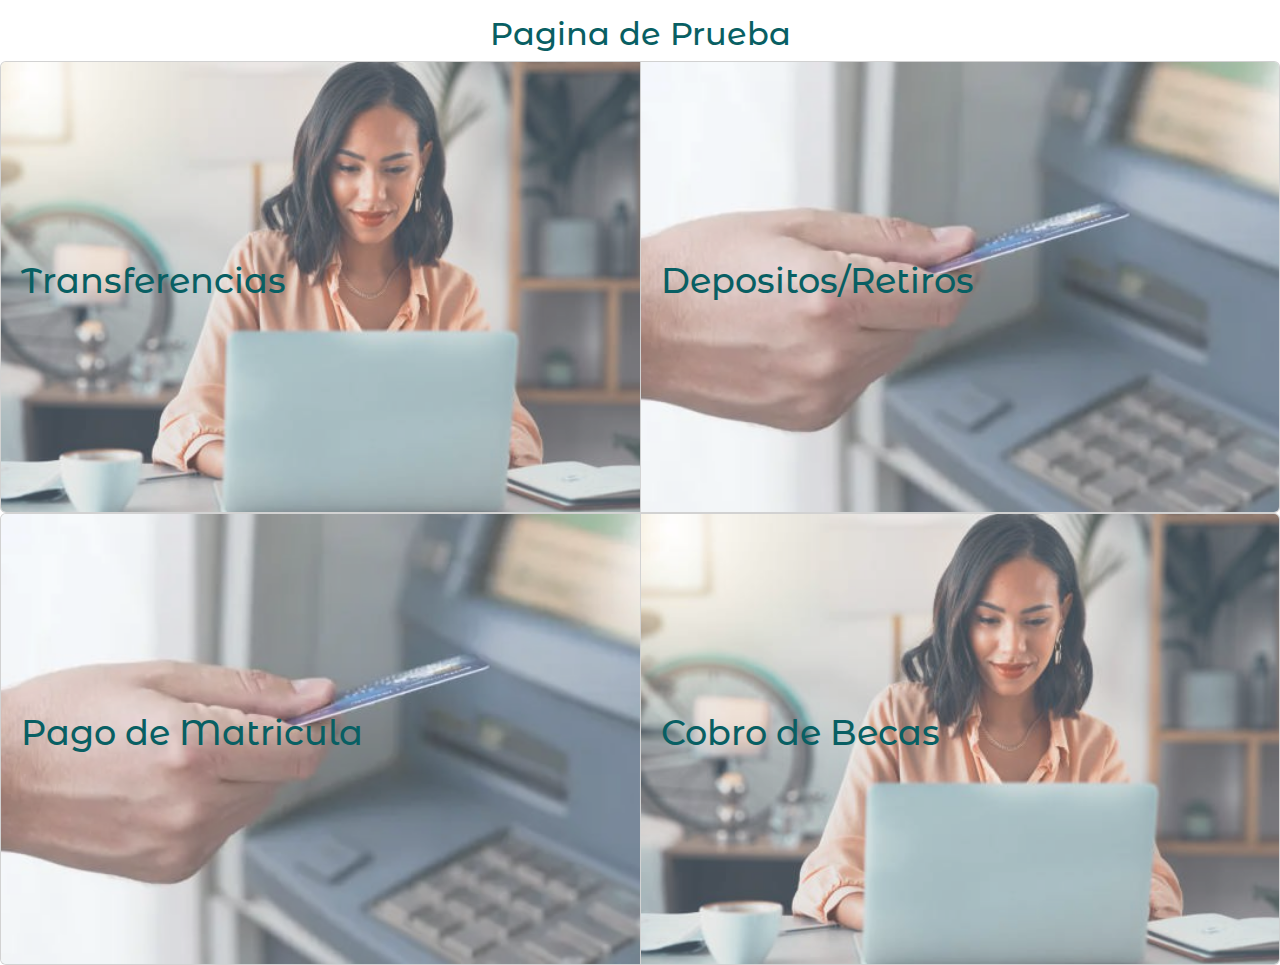
<file: index.html>
<!DOCTYPE html>
<html lang="en">
<head>
    <meta charset="UTF-8">
    <meta name="viewport" content="width=device-width, initial-scale=1.0">
    <title>Cards Hover Effect</title>

    <!--links-->
    <!-- Google Fonts (Fuentes para las letras)-->
    <link href="https://fonts.googleapis.com/css2?family=Montserrat+Alternates:ital,wght@0,100;0,200;0,300;0,400;0,500;0,600;0,700;0,800;0,900;1,100;1,200;1,300;1,400;1,500;1,600;1,700;1,800;1,900&display=swap" rel="stylesheet">
    <link rel="stylesheet" href="assets/css/style.css">
    <link rel="stylesheet" href="assets/css/style2.css">
    <link href="https://cdn.jsdelivr.net/npm/bootstrap@5.3.3/dist/css/bootstrap.min.css" rel="stylesheet" integrity="sha384-QWTKZyjpPEjISv5WaRU9OFeRpok6YctnYmDr5pNlyT2bRjXh0JMhjY6hW+ALEwIH" crossorigin="anonymous">
</head>
<body>

    <div>
        <h1 class="head-title">Pagina de Prueba</h1>
    </div>


    <div class="container-card">

        <!-- NOTAS: algunas funcionalidades de clases:
            la clase card-group permite agrupar tarjetas (cards)
            la clase card es un contenedor para informacion de diversos tipos, en ellas se pueden
                colocar imagenes,textos,botones, enlaces, etc.
        -->
        <div class="card-group">
            <!-- CARD 1 -->
            <div class="card">
                <div class="frontface">
                    <img src="imagenes/imagen1.jpg" class="card-img-fluid" alt="img1">
                    <h3>Transferencias</h3>
                </div>
                <div class="card-body darkt">
                    <h5 class="card-title fw-bold"> Transferencias ¡Sin Comisión!</h5>
                    <!-- <p class="card-subtitle">Subtitulo</p> -->
                    <p class="card-info fw-semibold fs-5 textwhite ">realiza transferencias de manera segura, rapida y eficiente </p>
                </div>
            </div>
                 
            <!-- NOTAS: algunas notas relevantes de las funcionalidades de las clases de Bootstrap para los textos:
                text-uppercase para transformar el texto a solo mayusculas
                fw-bold permite poner el texto en formato bold (fw= font weight)
                fw-semibold para colocar los textos en semibold
                fs-5 para modificar el tamaño de la fuente (fs=font size)
        
            -->
            <!-- CARD 2 -->

            <div class="card">
                <div class="frontface">
                    <img src="imagenes/imagen2.jpg" class="card-img-fluid" alt="img2">
                    <h3>Depositos/Retiros</h3>
                </div>
                <div class="card-body softw">
                    <h5 class="card-title fw-bold"> Deposita o Retira tu efectivo en cualquier momento</h5>
                    <!-- <p class="card-subtitle">Subtitulo</p> -->
                    <p class="card-info fs-5 textturqblue">Los cajeros de nuestras sucursales estan a tu disposicion 24/7</p>
                </div>
            </div>

        </div>
    </div>

    <div class="container-card">
        <div class="class card-group">
            <!-- CARD 3 -->
            <div class="card">
                <div class="frontface">
                    <img src="imagenes/imagen3.jpg" class="card-img-fluid" alt="img3">
                    <h3>Pago de Matricula</h3>
                </div>
                <div class="card-body softw">
                    <h5 class="card-title fw-bold">  Paga tu matricula estudiantil </h5>
                    <!-- <p class="card-subtitle">Subtitulo</p> -->
                    <p class="card-info textb fs-5 textturqblue">De manera rapida y sencilla en cualquier momento que lo necesites</p>
                </div>
            </div>
                
            <!-- CARD 4 -->
                <div class="card">
                    <div class="frontface">
                        <img src="imagenes/imagen1.jpg" class="card-img-fluid" alt="img1">
                        <h3>Cobro de Becas</h3>
                    </div>
                    <div class="card-body darkt">
                        <h5 class="card-title fw-bold"> Cobrar tus becas nunca fue tan facil</h5>
                        <!-- <p class="card-subtitle">Subtitulo</p> -->
                        <p class="card-info fs-5 textwhite ">Dirigete a cualquiera de nuestras sucursales y cobra tus becas de forma rapida y segura</p>
                    </div>
                </div>
        </div>
    </div>
    
    <script src="https://cdn.jsdelivr.net/npm/bootstrap@5.3.3/dist/js/bootstrap.bundle.min.js" integrity="sha384-YvpcrYf0tY3lHB60NNkmXc5s9fDVZLESaAA55NDzOxhy9GkcIdslK1eN7N6jIeHz" crossorigin="anonymous"></script>
</body>
</html>
</file>
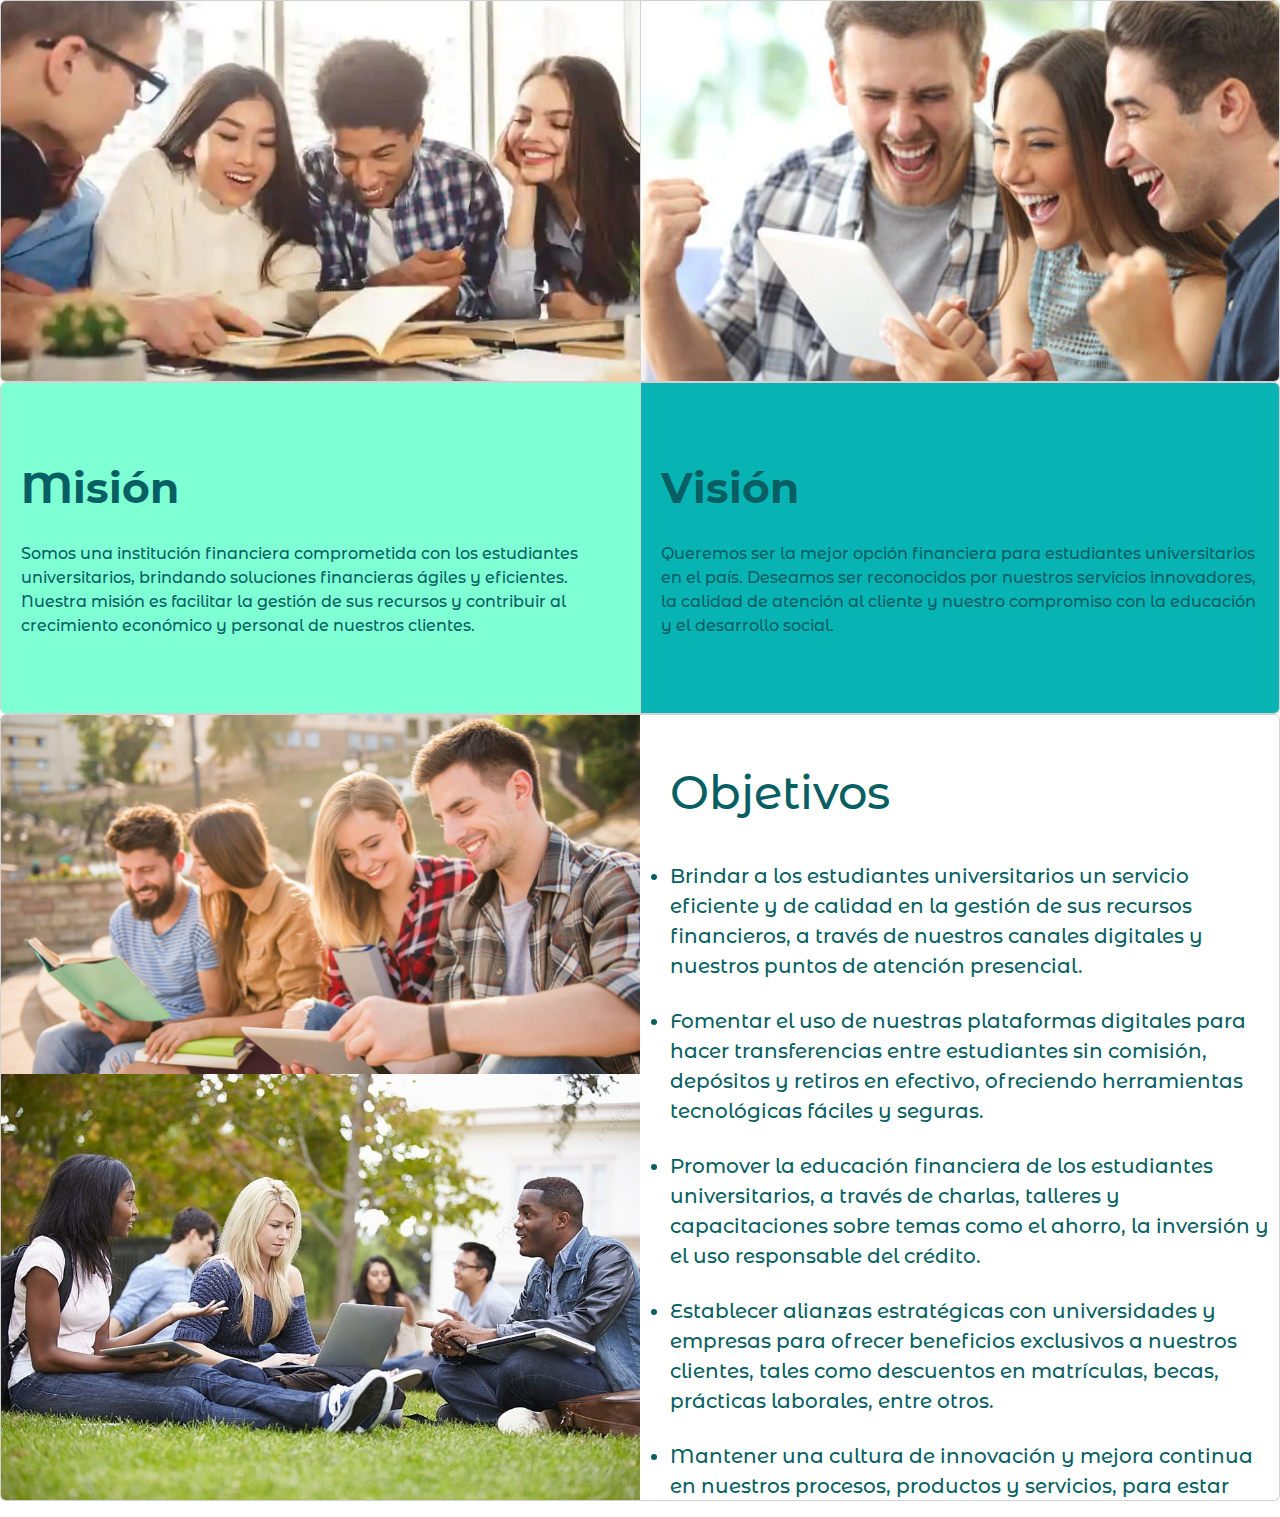
<file: cards.html>
<!DOCTYPE html>
<html lang="en">
    <head>
    <meta charset="UTF-8">
    <meta name="viewport" content="width=device-width, initial-scale=1.0">
    <title>Pruebas</title>

    <link rel="stylesheet" href="style.css">

    <!-- Google Fonts (fuente para los textos) -->
    <link href="https://fonts.googleapis.com/css2?family=Montserrat+Alternates:ital,wght@0,100;0,200;0,300;0,400;0,500;0,600;0,700;0,800;0,900;1,100;1,200;1,300;1,400;1,500;1,600;1,700;1,800;1,900&display=swap" rel="stylesheet">
    <!-- Bootstrap -->
    <link href="https://cdn.jsdelivr.net/npm/bootstrap@5.3.3/dist/css/bootstrap.min.css" rel="stylesheet" integrity="sha384-QWTKZyjpPEjISv5WaRU9OFeRpok6YctnYmDr5pNlyT2bRjXh0JMhjY6hW+ALEwIH" crossorigin="anonymous">
    </head>
    <body>

    <!-- ========================================================================================= -->
    <!-- contenedor1 cartas con imagenes-->
    <div class="container-imgs">
        <div class="card-group">
          <!-- card 1-->
          <div class="card v2">
            <div class="face">
              <img src="imagenes/t1.jpg" class="card-img-fluid" alt="tarjeta1">
            </div>
          </div>   
          <!-- card 2 -->
          <div class="card v2">
            <div class="face">
              <img src="imagenes/t2.jpg" class="card-img-fluid" alt="tarjeta2">
            </div>
          </div>
        </div>
    </div>  <!-- fin del contenedor1--> 
    <!-- contenedor2 cartas con textos-->
    <div class="container-texts"> 
        <div class="card-group">
            <!-- card de texto 1 -->
            <div class="card simple v2">
              <div class="bodytext soft">
                <h3 class="card-title-simple fw-bold">Misión</h3>
                <p class="card-text fw-medium">
                  Somos una institución financiera comprometida con los estudiantes universitarios,
                  brindando soluciones financieras ágiles y eficientes. Nuestra misión es facilitar la
                  gestión de sus recursos y contribuir al crecimiento económico y personal de nuestros clientes. 
                </p>
              </div>
            </div>
                    <!-- card de texto 2 -->
            <div class="card simple v2">
                <div class="bodytext dark">
                    <h3 class="card-title-simple fw-bold">Visión</h3>
                    <p class="card-text fw-medium">
                        Queremos ser la mejor opción financiera para estudiantes universitarios en el país.
                        Deseamos ser reconocidos por nuestros servicios innovadores, la calidad de atención
                        al cliente y nuestro compromiso con la educación y el desarrollo social.
                    </p>
                </div>
            </div>
        </div>
    </div>

    <!-- Otro Juego de Cards -->
    <div class="container-card text">
        <div class="card mb-3 simple" style="max-width: 100%;">
            <div class="row g-0">
              <div class="col-md-6">
                <img src="imagenes/t3.jpg" class="img-fluid" alt="t3">
                <img src="imagenes/t4.jpg" class="img-fluid" alt="t4">
              </div>
              <div class="col-md-6">
                <div class="bodygrid">
                  <h5 class="hsimple">Objetivos</h5>
                    <!-- texto 1  -->
                    <li class="card-text extend fw-medium">
                        Brindar a los estudiantes universitarios un servicio eficiente y de calidad
                        en la gestión de sus recursos financieros, a través de nuestros canales digitales
                        y nuestros puntos de atención presencial.
                    </li>
                    <!-- texto 2 -->
                    <li class="card-text extend fw-medium">
                        Fomentar el uso de nuestras plataformas digitales para hacer transferencias entre
                        estudiantes sin comisión, depósitos y retiros en efectivo, ofreciendo herramientas
                        tecnológicas fáciles y seguras.
                    </li>
                    <!-- texto 3 -->
                    <li class="card-text extend fw-medium">
                        Promover la educación financiera de los estudiantes universitarios, a través de
                        charlas, talleres y capacitaciones sobre temas como el ahorro, la inversión y el uso
                        responsable del crédito.
                    </li>
                    <!-- texto 4 -->
                    <li class="card-text extend fw-medium">
                        Establecer alianzas estratégicas con universidades y empresas para ofrecer
                        beneficios exclusivos a nuestros clientes, tales como descuentos en matrículas,
                        becas, prácticas laborales, entre otros.
                    </li>
                    <!-- texto 5 -->
                    <li class="card-text extend fw-medium">
                        Mantener una cultura de innovación y mejora continua en nuestros procesos,
                        productos y servicios, para estar siempre a la vanguardia de las necesidades de 
                        nuestros clientes y del mercado.
                    </li>
                </div>
              </div>
            </div>
          </div> 
    </div>  
   


    <script src="https://cdn.jsdelivr.net/npm/bootstrap@5.3.3/dist/js/bootstrap.bundle.min.js" integrity="sha384-YvpcrYf0tY3lHB60NNkmXc5s9fDVZLESaAA55NDzOxhy9GkcIdslK1eN7N6jIeHz" crossorigin="anonymous"></script>
    </body>
</html>
</file>
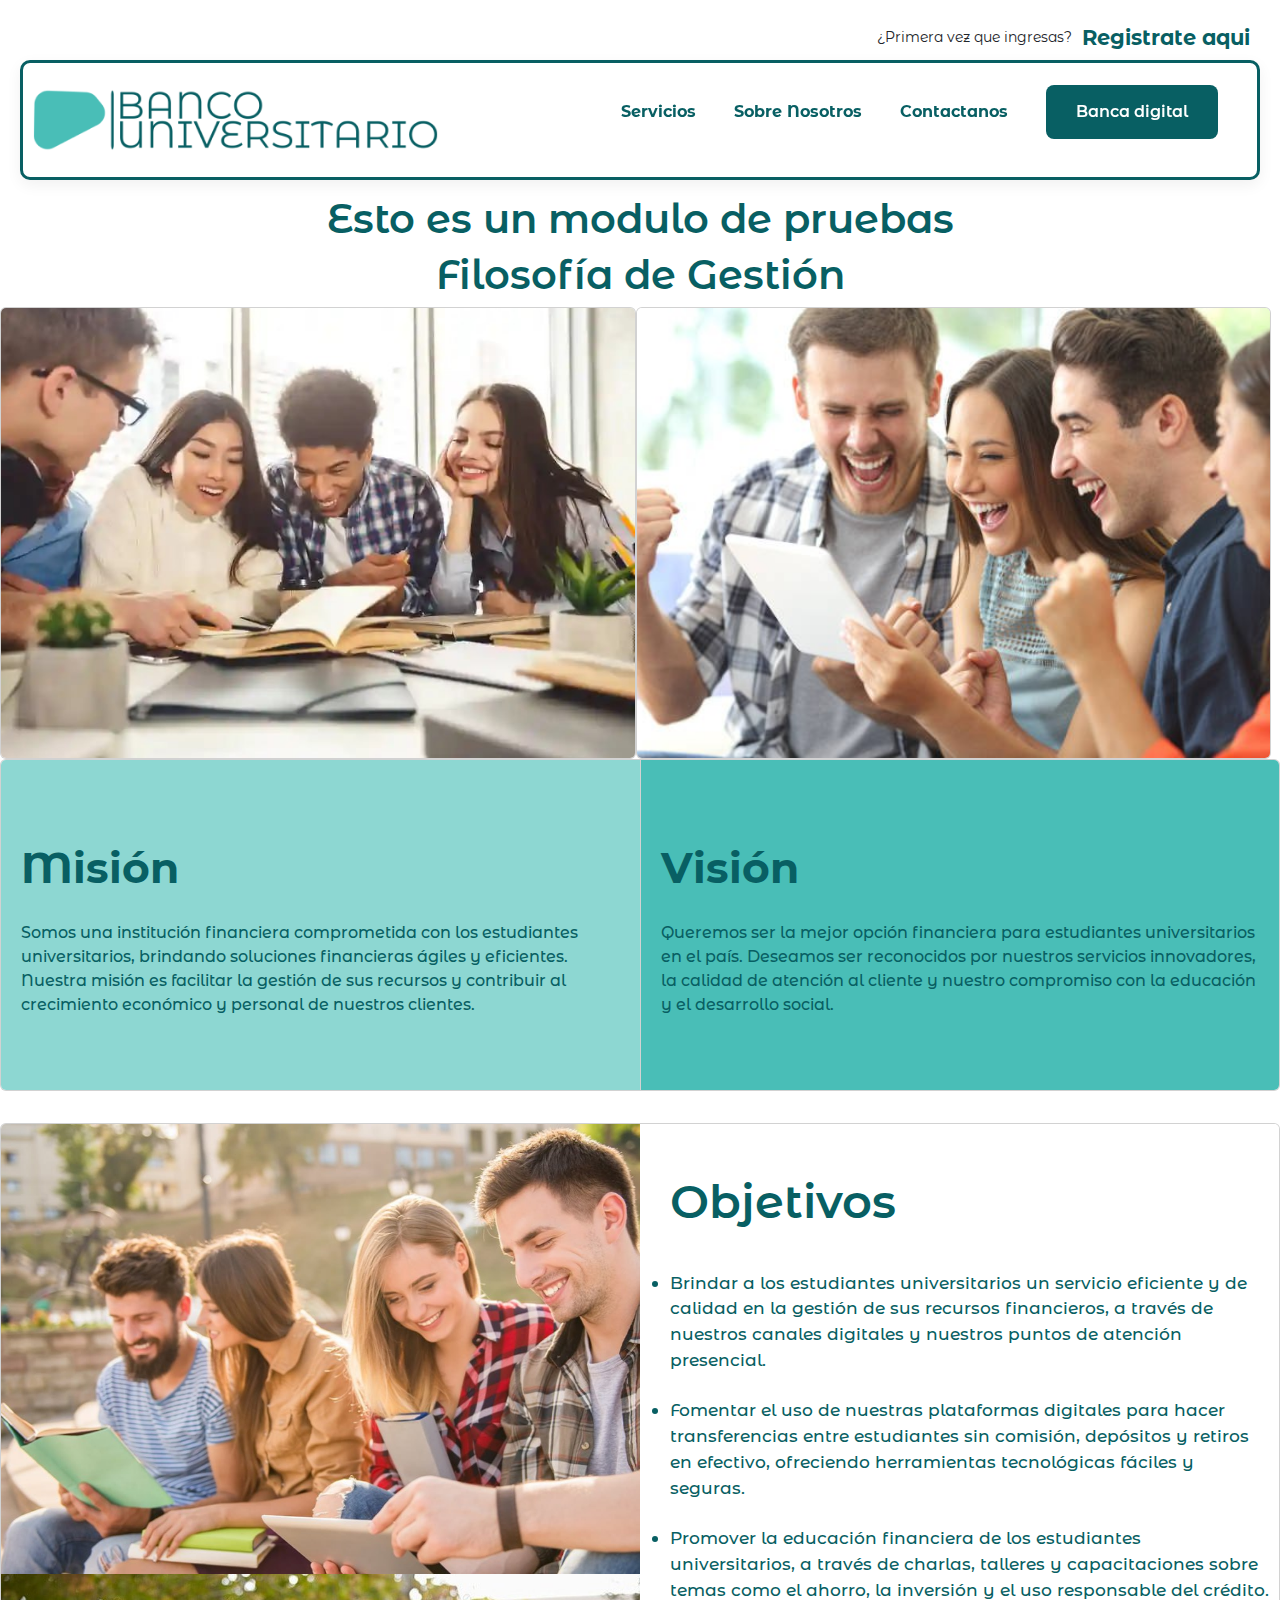
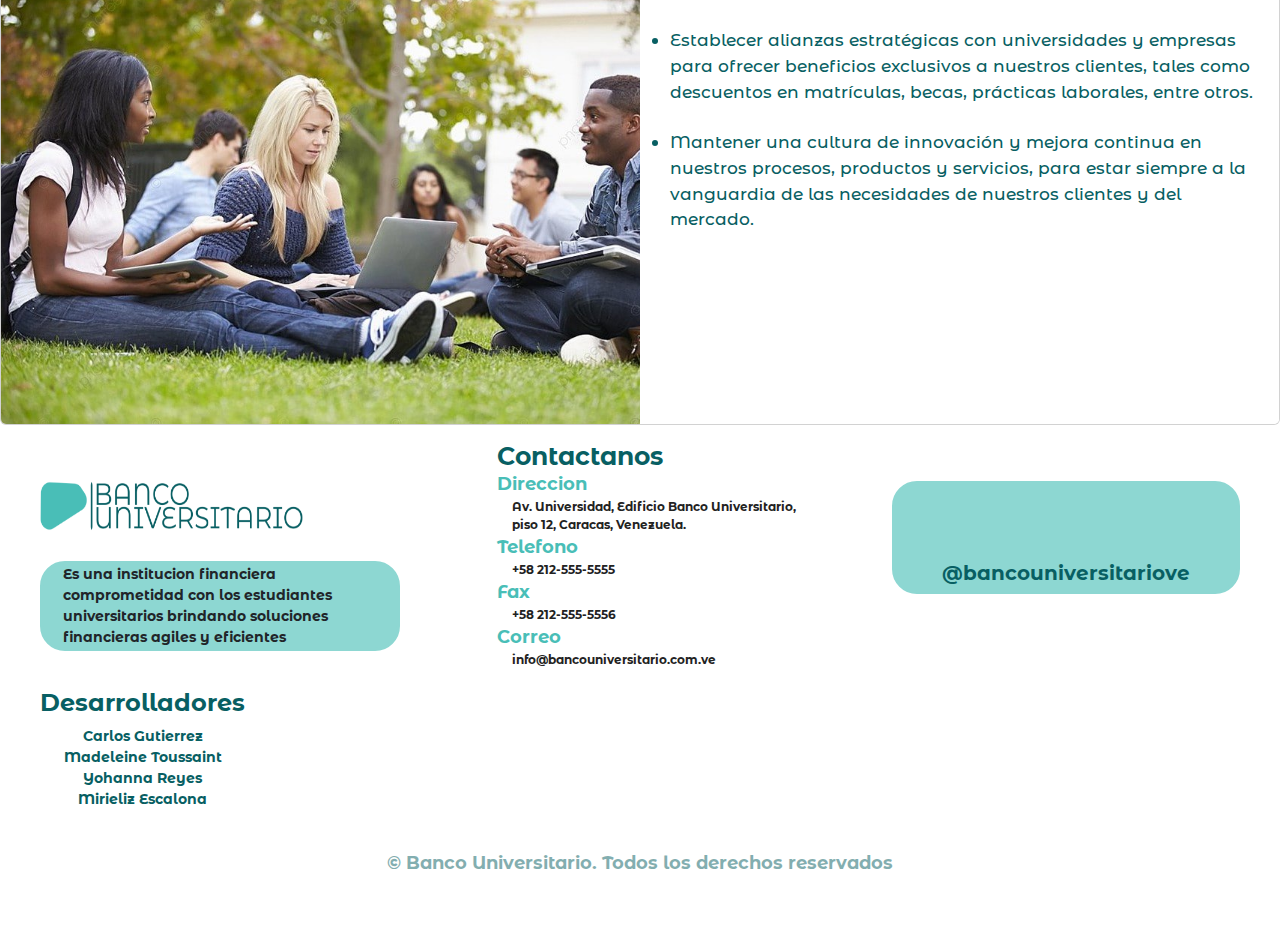
<file: start.html>
<!DOCTYPE html>
<html lang="en">
<head>
    <meta charset="UTF-8">
    <meta name="viewport" content="width=device-width, initial-scale=1.0">
    <title>Document</title>

    <link rel="stylesheet" href="assets/css/style.css">
    <link rel="stylesheet" href="assets/css/style2.css">

    <!-- Google Fonts (fuente para los textos) -->
    <link href="https://fonts.googleapis.com/css2?family=Montserrat+Alternates:ital,wght@0,100;0,200;0,300;0,400;0,500;0,600;0,700;0,800;0,900;1,100;1,200;1,300;1,400;1,500;1,600;1,700;1,800;1,900&display=swap" rel="stylesheet">
    <!-- Bootstrap -->
    <link href="https://cdn.jsdelivr.net/npm/bootstrap@5.3.3/dist/css/bootstrap.min.css" rel="stylesheet" integrity="sha384-QWTKZyjpPEjISv5WaRU9OFeRpok6YctnYmDr5pNlyT2bRjXh0JMhjY6hW+ALEwIH" crossorigin="anonymous">
</head>
<body>
 <!-- ======= Content Top barra de navegacion and Header ======= -->

 <div class="content bgnone">

  <div class="top-navbar">
    <div class="icon">
      <a href="#"><i class="fa-brands fa-facebook"></i></a>
      <a href="#"><i class="fa-brands fa-square-instagram"></i></a>
      <a href="#"><i class="fa-brands fa-x-twitter"></i></a>
    </div>

    <div class="login-register">
      <p>¿Primera vez que ingresas?</p>
      <a href="#">Registrate aqui</a>
    </div>
  </div>
  <!-- ======= 2 horas 2 ======= -->
  <!-- ======= Header ======= -->

  <header id="header" class="top-head">
    <div class="logo-left">
      <a href="index.html"><img src="assets/img/Header/logo.png" class="logo" alt=""></a>
    </div>

    <nav class="nav-menu">
      <ul id="navbar">
        <li><a href="#Services">Servicios</a></li>
        <li><a href="#">Sobre Nosotros</a></li>
        <li><a href="#footer">Contactanos</a></li>
        <li>
          <button class="normal">Banca digital <i class="fa-solid fa-desktop"></i></button>
        </li>
        <a href="#" id="close"><i class="fa-solid fa-xmark"></i></a>
      </ul>
    </nav>
    <div id="mobile">
      <i id="bar" class="fa-solid fa-bars"></i>
    </div>

  </header> <!-- =======  END Header ======= -->
</div>


       <!--Mejor trabajarlo con div -->
  <div class="head-title">
    <h1>Esto es un modulo de pruebas</h1>
    <h1>Filosofía de Gestión</h1>
</div>

    <!-- contenedor1 cartas con imagenes-->
    <div class="container-imgs">
        <div class="card-group mb-6">
          <div class="row g-0">
            <div class="col-md-6">
              <!-- card 1-->
              <div class="card v2">
                 <div class="face">
                  <img src="imagenes/t1.jpg" class="card-img-fluid" alt="tarjeta1">
                  </div>
              </div>   
            </div>
            <div class="col-md-6">
              <!-- card 2 -->
              <div class="card v2">
                  <div class="face">
                  <img src="imagenes/t2.jpg" class="card-img-fluid" alt="tarjeta2">
                  </div>
              </div>
            </div>
          </div>
        </div>
    </div>  <!-- fin del contenedor1--> 
    <!-- contenedor2 cartas con textos-->
    <div class="container-texts">
      <div class="card-group">
        <!-- card de texto 1 -->
        <div class="card simple v2">
          <div class="bodytext soft">
            <h5 class="card-title-simple fw-bold">Misión</h5>
            <p class="card-text fw-medium">
              Somos una institución financiera comprometida con los estudiantes universitarios,
              brindando soluciones financieras ágiles y eficientes. Nuestra misión es facilitar la
              gestión de sus recursos y contribuir al crecimiento económico y personal de nuestros clientes. 
            </p>
          </div>
        </div>
        <!-- card de texto 2 -->
        <div class="card simple v2">
          <div class="bodytext dark">
            <h5 class="card-title-simple fw-bold">Visión</h5>
            <p class="card-text fw-medium">
              Queremos ser la mejor opción financiera para estudiantes universitarios en el país.
              Deseamos ser reconocidos por nuestros servicios innovadores, la calidad de atención
              al cliente y nuestro compromiso con la educación y el desarrollo social.
            </p>
          </div>
        </div>
      </div>
    </div> <!-- fin del contenedor2-->
    <!-- grid de tarjetas -->
    <div class="container-card text">
      <div class="card mb-3 simple v2" >
          <div class="row g-0">
            <div class="col-md-6">
              <img src="imagenes/t3.jpg" class="card-img-fluid" alt="t3">
              <img src="imagenes/t4.jpg" class="card-img-fluid" alt="t4">
            </div>
            <div class="col-md-6 bgwhite">
              <div class="bodygrid">
                <h5 class="hsimple fw-semibold">Objetivos</h5>
                  <!-- texto 1  -->
                  <li class="card-text extend fw-medium">
                      Brindar a los estudiantes universitarios un servicio eficiente y de calidad
                      en la gestión de sus recursos financieros, a través de nuestros canales digitales
                      y nuestros puntos de atención presencial.
                  </li>
                  <!-- texto 2 -->
                  <li class="card-text extend fw-medium">
                      Fomentar el uso de nuestras plataformas digitales para hacer transferencias entre
                      estudiantes sin comisión, depósitos y retiros en efectivo, ofreciendo herramientas
                      tecnológicas fáciles y seguras.
                  </li>
                  <!-- texto 3 -->
                  <li class="card-text extend fw-medium">
                      Promover la educación financiera de los estudiantes universitarios, a través de
                      charlas, talleres y capacitaciones sobre temas como el ahorro, la inversión y el uso
                      responsable del crédito.
                  </li>
                  <!-- texto 4 -->
                  <li class="card-text extend fw-medium">
                      Establecer alianzas estratégicas con universidades y empresas para ofrecer
                      beneficios exclusivos a nuestros clientes, tales como descuentos en matrículas,
                      becas, prácticas laborales, entre otros.
                  </li>
                  <!-- texto 5 -->
                  <li class="card-text extend fw-medium">
                      Mantener una cultura de innovación y mejora continua en nuestros procesos,
                      productos y servicios, para estar siempre a la vanguardia de las necesidades de 
                      nuestros clientes y del mercado.
                  </li>
              </div>
            </div>
          </div>
        </div> 
  </div> <!--fin del contenedor 3--> 

    <!-- ======= Footer ======= -->
<footer>

  <div class="colum">
  
    <a href="#"><img src="assets/img/Header/logo.png" class="logo"></a>
      <div class="msg">
        <p>
        Es una institucion financiera comprometidad con los estudiantes universitarios brindando soluciones financieras agiles y eficientes 
        </p>
      </div>
  </div>

  <div class="colum">
    
    <div class="msgc">
      <h3>Contactanos</h3>
      <a href="#">Direccion</a>
        <p>Av. Universidad, Edificio Banco Universitario,<br>
          piso 12, Caracas, Venezuela.
        </p>
        <a href="#">Telefono</a>
        <p>+58 212-555-5555</p>
        <a href="#">Fax</a>
        <p>+58 212-555-5556</p>
        <a href="#">Correo</a>
        <p>info@bancouniversitario.com.ve</p>
      </div>
  </div> 



  <div class="colum">
      <div class="follow">
          <div class="icons">
            <a href="#"><i class="fa-brands fa-facebook"></i></a>
            <a href="#"><i class="fa-brands fa-square-instagram"></i></a>
            <a href="#"><i class="fa-brands fa-x-twitter"></i></a>
          </div>
          <p>@bancouniversitariove</p>
      </div>
  </div>


  <div class="colum">
    <div class="team">
      <h4>Desarrolladores</h4>
      <p><strong>Carlos Gutierrez </strong></p>
      <p><strong>Madeleine Toussaint </strong></p>
      <p><strong>Yohanna Reyes</strong></p>
      <p><strong>Mirieliz Escalona</strong></p>
    </div>
  </div>

  <div class="copyright">
    <p>© Banco Universitario. Todos los derechos reservados</p>
  </div>

</footer>
  
  <!-- Template Main JS File -->
  <script src="js/script.js"></script>
  <!-- JS de Bootstrap  -->
  <script src="https://cdn.jsdelivr.net/npm/bootstrap@5.3.3/dist/js/bootstrap.bundle.min.js" integrity="sha384-YvpcrYf0tY3lHB60NNkmXc5s9fDVZLESaAA55NDzOxhy9GkcIdslK1eN7N6jIeHz" crossorigin="anonymous"></script>

</body>
</html>
</file>
<file: assets/css/style.css>
/*--------------------------------------------------------------
# General
--------------------------------------------------------------*/
*{

  margin: 0;
  padding: 0;
  box-sizing: border-box;
  outline: none;
  font-family: "Montserrat Alternates", sans-serif;

}

button.normal{ /*modificacion de un boton*/

  font-size: 14px;
  font-weight: 600;
  padding: 15px 30px;
  color: #FFFFFF;
  background-color: #088178;
  border-radius: 8px;
  cursor: pointer;
  border: none;
  outline: none;
  transition: 0.2s;

}



/*--------------------------------------------------------------
# Content (top-navbar - Header)
--------------------------------------------------------------*/

/* <!-- ======= Top barra de navegacion ======= --> */

.top-navbar{

  display: flex;
  justify-content: space-between;
  margin-top: 15px;

}

.icon i{

  color: #085f63;
  padding-left: 4px;
  cursor: pointer;
  font-size: 30px;
  
}

.icon i:hover,
.icon a:hover{

  color: #8dd7d2;

}


.login-register {
  display: flex;
  align-items: center; /* Esto alinea verticalmente los elementos */
}

.login-register p{
  margin: 0; /* Esto elimina cualquier margen predeterminado */
  margin-right: 10px; /* Esto agrega un pequeño margen entre el párrafo y el enlace */
  font-size: 14px; /* Tamaño de letra */
}

.login-register a {

  margin: 0; /* Esto elimina cualquier margen predeterminado */
  margin-right: 10px; /* Esto agrega un pequeño margen entre el párrafo y el enlace */
  font-size: 21px; /* Tamaño de letra */
  color: #085f63;
  font-weight: bold;

  text-decoration: none;
}

.login-register a:hover{

  color: #8dd7d2;

}

.logo {
  width: 100%;
  margin-left: -70px; 
}

/* <!-- ======= barra de navegacion ======= --> */


#header {

  width: 100%;
  height: 120px;
  border-radius: 10px 10px 10px 10px;
  border: 3px solid #085f63;


  display:flex;
  align-items: center;
  justify-content: space-between;
  padding: 20px 80px;
  background: #FFFFFF;
  box-shadow: 0px 5px 15px rgba(0, 0, 0, 0.06);
  z-index: 999;
  position: sticky;
  top: 0;
  left: 0;
  
}

#navbar{

  display: flex;
  align-items: center;
  justify-content: center;
  margin-right: -60px;
  

}

#navbar li{

  list-style: none;
  padding: 0 19px;
  position: relative;

}


#navbar li a {

  text-decoration: none;
  font-size: 16px;
  font-weight: bold;
  color:#085f63;

}

#navbar li a:hover,
#navbar li a.active{

  color: #8dd7d2;

}

#navbar li a.active::after,
#navbar li a:hover::after{

  content: "";
  width: 30%;
  height: 2px;
  background: #8dd7d2;
  position: absolute;
  bottom: -4px;
  left: 20px;

}

#header button.normal{ /*modificacion de un boton*/

  font-size: 16px;
  font-weight: 600;
  padding: 15px 30px;
  color: #FFFFFF;
  background-color:#085F63;
  border-radius: 8px;
  cursor: pointer;
  border: none;
  outline: none;
  transition: 0.2s;

}


#header button:hover{

  background-color: #088178;
  color: black;

}

#mobile{

  display: none;
  align-items: center;

}

#close{

  display: none;

}



.content {/*Fondo para la primera seccion*/
  
  background-image: url("../img/Header/h2.png");
  
  padding: 0px 20px;
  background-size: cover;
  background-position: top 25% right 0;
  display: flex;
  flex-direction: column;
  justify-content: center;
  
}


/*--------------------------------------------------------------
# Slider
--------------------------------------------------------------*/

/*Caracteristicas de las imagenes del slider*/
.carousel-item img {
  width: 100%; /* Define el ancho deseado */
  height: 70vh; /* Define la altura deseada */
  background-size: cover;
  background-position: top 25% right 0;
  display: flex;
  flex-direction: column;
  align-items: flex-start;
  justify-content: center;
  /*object-fit: cover;  Escala la imagen para que cubra todo el espacio disponible sin deformarla */
}

/*Con esto volvemos circulos los botones de slider de abajo*/
.carousel .carousel-indicators button{

  width: 10px;
  height: 10px;
  border-radius: 100%;

}

/*Con esto volvemos circulos los botones de slider de los lados prev-izquierda next-derecha*/
.carousel-control-prev{
  background-color: #085f63;
  border-radius: 50%;
  width: 50px;
  height: 50px;
  opacity: 0.8;
  top: 50%; /* Posiciona los botones verticalmente en el centro */
  transform: translateY(-50%); /* Ajusta la posición vertical */
  left: 10px;
}

.carousel-control-next {
  background-color: #085f63;
  border-radius: 50%;
  width: 50px;
  height: 50px;
  opacity: 0.8;
  top: 50%; /* Posiciona los botones verticalmente en el centro */
  transform: translateY(-50%); /* Ajusta la posición vertical */
  right: 10px;
}


/*--------------------------------------------------------------
# Services 
--------------------------------------------------------------*/



#Services{
  
  text-align: center;

}


#Services h2 {

  margin-top: 68px;
  color: #085f63;
  background-color: #8DD7D2;
  font-size: 42px;
  font-weight: bold;

}

#Services .principal-text {

  color: #085f63;
  font-size: 32px;

}


#Services .container{
  padding: 10px;
  margin: 50px;
  background-color: #49beb7;
  display: flex;
}

/* Estilos para las Cards */

/* estilo de contenedor */
.container-card{
  padding:0;
  margin: 0;
  display:flex;
  position:-webkit-sticky;
}
/* estilo de tarjetas */
.card{
  margin: 0;
  width: 100%;
  height: 440px;
  border-radius: 0px;
  overflow: hidden;
  position: relative;
  cursor: pointer;        
}

/* estilo de imagenes */
.card-img-fluid{
  width: 100%;
  height: 100%;
  object-fit: cover;
}

.frontface img{
  opacity: 75%;
}


.card .frontface h3{
 position: absolute;
 bottom: 45%;
 margin-left: 20px;
 font-size: 35px; 
 color: #085F63;
}

/* body de cards  */
.card-body{
width: 100%;
height: 100%;
top: 0;
right: -100%;
position: absolute;
/* background: #49beb6ab; */
backdrop-filter: blur(5px);
display: flex;
flex-direction: column;
justify-content: center;
transition: 0.1s;
}

/* body de card oscuras */
.bodydark{
  background: #49beb6ab;
}
/* body de cards blancas */
.bodysoft{
background: #ffffffbd;
}

/* efecto hover de las cards celestes */
.card:hover .card-body{
right: 0;
}

/* efecto hover de las cards blancas */
.card:hover .card-body-2{
right: 0;
}

/* titulo de las cards */
.card-title{
text-align: center;
/* text-transform: uppercase; */
margin-bottom: 1.5rem;
font-size: 28px;
font-weight: 500;
color: #085f63;
text-shadow: 3px 3px #22222241;
}

/* texto blanco de las cards */
.card-info{
text-align: center;
font-size: 22px;
line-height: 25px;
margin: 40px 0;
font-weight: 500;
/* color: #FFFFFF; */
}

/* color de texto blanco de las cards */
.textwhite {
  color: #ffffff;
}

/* color de texto turquesa claro de las cards  */
.textturq {
  color:#49beb7;
  }


/*--------------------------------------------------------------
# News
--------------------------------------------------------------*/

#news{

  text-align: center;
}

#news .linea-separadora{

  border-bottom: 2px solid #085F63; /* Grosor y color del borde */
  margin: 20px auto; /* Margen para centrar la línea horizontalmente */
  width: 97%;
  
}

#news h2{

  margin-top: 68px;
  color: #085f63;
  background-color: #8DD7D2;
  font-size: 42px;
  font-weight: bold;
}



#news-hero {

  background-image: url("../img/News/n1.png");
  height: 100vh; 
  width: 100%;
  background-size: cover;
  margin-top: 32px;
  padding: 0px 20px;
  display: flex;
  flex-direction: column;
  align-items: flex-end;
  justify-content: center;
  
}


#news-hero p{

  color: #085F63;
  font-size: 35px;
  text-align: center; 
  text-justify: inter-word; 
  font-weight: bold;

}


#news-hero button{

  font-size: 20px;
  font-weight: 600;
  padding: 15px 100px;
  color: #FFFFFF;
  background-color: #085F63;
  border-radius: 25px;
  cursor: pointer;
  border: none;
  outline: none;
  transition: 0.2s;
  font-weight: bold;
  margin-right: 70px;

}





.linea-separadora{

  border-bottom: 2px solid #085F63; /* Grosor y color del borde */
  margin: 40px auto; /* Margen para centrar la línea horizontalmente */
  width: 97%;
  
}


/*--------------------------------------------------------------
# footer
--------------------------------------------------------------*/

footer{

  display: flex;
  flex-wrap: wrap;
  justify-content: space-between;
  padding: 40px 40px;

}

footer .colum{

  display: flex;
  flex-direction: column;
  align-items: flex-start;
  margin-bottom: 20px;

}

footer .logo{

  margin-bottom: 30px;
  width: 263px;
  height: 50px;
  margin-left: 0px; 

}

footer .msg p{

  font-size: 14px;
  width: 360px;
  height: 90px;
  border-radius: 25px;
  border: 3px solid #8DD7D2;
  background-color: #8DD7D2;
  padding-left: 20px;
  font-weight: bold;
  justify-content: center;
}

footer .msgc p{

  font-size: 12px;
  text-decoration: none;
  color: #222;
  margin: 0px 0px 0px 15px;
  font-weight: bold;

}

footer .msgc a{

  font-size: 18px;
  text-decoration: none;
  color: #49BEB7;
  margin-bottom: 10px;
  font-weight: bold;
  
}

footer .msgc h3{

  margin-top: -40px;
  margin-bottom: 0;
  color: #085F63;
  font-weight: bold;
  font-size: 25px;

}


footer .follow {
  display: flex;
  flex-direction: column;
  align-items: center;
  justify-content: center;
  text-align: center;
  font-size: 14px;
  width: 348px;
  height: 113px;
  border-radius: 25px;
  border: 3px solid #8DD7D2;
  background-color: #8DD7D2;
  font-weight: bold;
}

footer .follow i {
  margin-top: 20px;
  font-size: 55px; 
  color: #085f63;
  padding-left: 4px;
  cursor: pointer;
  text-decoration: none;
}

footer .follow p {

  margin-top: 5px;
  font-size: 20px; 
  color: #085F63;
  font-weight: bold;
}


footer .team{

  display: flex;
  flex-direction: column;
  align-items: center;
  justify-content: center;
  text-align: center;
  font-size: 14px;

}

footer .team h4{

  color: #085F63;
  font-weight: bold;
}


footer .team p{

  color: #085F63;
  margin: 0;
}


footer .copyright{

  width: 100%;
  text-align: center;
  color: #085F63;
  margin-top: 20px;
  font-size: 18px;
  font-weight: bold;
  opacity: 50%;

}


/*--------------------------------------------------------------
# masinformacion.html 
--------------------------------------------------------------*/
/*Fondo para la primera seccion de mas informacion*/

.content-information {
  background-color: #ffffff;
  padding: 0px 20px;
  background-size: cover;
  background-position: top 25% right 0;
  display: flex;
  flex-direction: column;
  justify-content: center;
}


#information {

  background-image: url("../img/Information/i1.png");
  height: 100vh; 
  width: 100%;
  background-size: contain;
  background-repeat: no-repeat;
  margin-top: 32px;
  padding: 0px 20px;
  display: flex;
  flex-direction: column;
  align-items: flex-end;
  justify-content: center;
  
}


#information .lecture{

  color: #085F63;
  font-size: 35px;
  text-align: center; 
  text-justify: inter-word; 
  font-weight: bold;

}

#information .inscription{

  color: #085F63;
  font-size: 20px;
  text-align: center; 
  text-justify: inter-word; 
  font-weight: 600;

}






/*--------------------------------------------------------------
# Media Query (responsive) ************************************
--------------------------------------------------------------*/


@media (max-width:1150px){

  /*--------------------------------------------------------------
  # Top barra de navegacion
  --------------------------------------------------------------*/


  .top-navbar a {

    text-decoration: none;
    font-size: 16px;
    font-weight: bold;
    color:#085f63;
  
  }

  .top-navbar i {

    text-decoration: none;
    font-size: 20px;
    font-weight: bold;
    color:#085f63;
  
  }

  .login-register p{
    margin: 0; 
    margin-right: 10px; 
    font-size: 12px; 
    
  }


  /*--------------------------------------------------------------
  # Barra de navegacion
  --------------------------------------------------------------*/
  
  #navbar {
    display: flex;
    flex-direction: column;
    align-items: flex-start;
    justify-content: flex-start;
    position: fixed;
    top: 0;
    right: -300px;
    height: 100vh;
    width: 320px;
    background-color: #e3e6f3;
    box-shadow: 0 40px 60px rgba(0, 0, 0, 0.1);
    padding: 80px 0 0 10px;
    transition: 0.3s;

  }

  /* esto es para hacer el boton en la barra responsiva */
  #navbar.active{

    right:0px;

  }
  
  #navbar li{

    margin-bottom: 25px;

  }

  #mobile{

    display: flex;
    align-items: center;
  
  }

  #mobile i{

    color: #085f63;
    font-size: 24px;
    padding-left: 24px;

  }
  
  #close{

    display: initial;
    position: absolute;
    top: 30px;
    left: 30px;
    color: #085f63;
    font-size: 24px;
  }

  .carousel-item img {
    width: 100%; /* Define el ancho deseado */
    height: 60vh; /* Define la altura deseada */
    background-size: cover;
    background-position: top 25% right 0;
    display: flex;
    flex-direction: column;
    align-items: flex-start;
    justify-content: center;
    /*object-fit: cover;  Escala la imagen para que cubra todo el espacio disponible sin deformarla */
  }


  /*--------------------------------------------------------------
  # News-Hero
  --------------------------------------------------------------*/



  #news-hero {
    background-image: url("../img/News/n1.png");
    height: 70vh;
    width: 100%;
    background-size: cover;
    margin-top: 32px;
    margin-left: 5px;
    padding: 0px 5%; /* Ajuste para que el contenido no se desborde en pantallas pequeñas */
    display: flex;
    flex-direction: column;
    align-items: center; /* Centra verticalmente */
    justify-content: center;
  }
  
  #news-hero p {
    color: #085F63;
    font-size: 4vw; /* Tamaño de fuente relativo al ancho de la pantalla */
    text-align: center;
    text-justify: inter-word;
    margin-bottom: 20px; /* Espacio entre el párrafo y el botón */
    font-weight: bold;
  }

  #news-hero button {
    font-size: 2vw; /* Tamaño de fuente relativo al ancho de la pantalla */
    font-weight: bold;
    padding: 15px 30px;
    color: #FFFFFF;
    background-color: #085F63;
    border-radius: 25px;
    cursor: pointer;
    border: none;
    outline: none;
    transition: 0.2s;
    margin-right: 0;
  }
  
/*--------------------------------------------------------------
# Responsive para masinformacion.html 
--------------------------------------------------------------*/

  #information {
    background-image: url("../img/Information/i1.png");
    height: 70vh;
    width: 100%;
    background-size: contain;
    margin-top: 32px;
    margin-left: 5px;
    padding: 0px 5%; /* Ajuste para que el contenido no se desborde en pantallas pequeñas */
    display: flex;
    flex-direction: column;
    align-items: center; /* Centra verticalmente */
    justify-content: center;
  }
  
  #information .lecture {
    color: #085F63;
    font-size: 4vw; /* Tamaño de fuente relativo al ancho de la pantalla */
    text-align: center;
    text-justify: inter-word;
    margin-bottom: 20px; /* Espacio entre el párrafo y el botón */
    font-weight: bold;
    text-shadow: 2px 2px 4px #ffffff;

  }
  
  #information .inscription {
    color: #085F63;
    font-size: 3vw; /* Tamaño de fuente relativo al ancho de la pantalla */
    text-align: center;
    text-justify: inter-word;
    margin-bottom: 20px; /* Espacio entre el párrafo y el botón */
    text-shadow: 2px 2px 4px #ffffff;
  }
  

}


@media (max-width:799px){

  .carousel-item img {
    width: 100%; /* Define el ancho deseado */
    height: 40vh; /* Define la altura deseada */
    background-size: cover;
    background-position: top 25% right 0;
    display: flex;
    flex-direction: column;
    align-items: flex-start;
    justify-content: center;
    /*object-fit: cover;  Escala la imagen para que cubra todo el espacio disponible sin deformarla */
  }



  footer .colum {
    width: 100%; /* Usa el ancho completo para dispositivos pequeños */
  }

  footer .msg p {
    width: 100%; /* Usa el ancho completo para dispositivos pequeños */
  }

  footer .msgc {
    width: 100%; /* Usa el ancho completo para dispositivos pequeños */
  }

  footer .follow {
    width: 100%; /* Usa el ancho completo para dispositivos pequeños */
  }

  footer .team {
    width: 100%; /* Usa el ancho completo para dispositivos pequeños */
  }

  footer .msgc{

    margin-top: 15px;
    
  }

  


  /*--------------------------------------------------------------
# Responsive para masinformacion.html parrafos
--------------------------------------------------------------*/
  #information .lecture {
    color: #085F63;
    font-size: 4vw; /* Tamaño de fuente relativo al ancho de la pantalla */
    text-align: center;
    text-justify: inter-word;
    margin-bottom: 20px; /* Espacio entre el párrafo y el botón */
    font-weight: bold;
    text-shadow: 2px 2px 4px #ffffff;
    margin-top: -80px; 

  } 
  

}
</file>
<file: assets/css/style2.css>
/*buena practica*/
*{
    margin: 0;
    padding: 0;
    box-sizing:border-box;
    outline: none; 
    font-family: "Montserrat Alternates", sans-serif
}
/*--------------------------------------------------------------
# Content (top-navbar - Header)
--------------------------------------------------------------*/

/* <!-- ======= Top barra de navegacion ======= --> */


/* ESTO ES PARA CONFIGURAR EL ESTILO DE LA BARRA DE NAVEGACION SIN FONDO*/ 

/* eliminamos el fondo del contenedor del header */
.bgnone{
    background-image: none;
}

.navbar {
    background-color: transparent !important; /* Anula el fondo de la barra de navegación */
    color: #000; /* Color del texto de la barra de navegación */
}
/* Estilos para el título */
.head-title{
    text-align: center;
    font-size: 32px;
    color: #085f63;
    margin-top: 15px; /* Ajusta el margen superior según sea necesario */
}
/*--------------------------------------------------------------
# para los h1
--------------------------------------------------------------*/
  .head-title h1 {
    font-weight:600;   
  }


.container-card{
    padding:0;
    margin: 0;
    display: flex;
    position:sticky;
}

/* estilo de tarjetas */
.card{
    margin: 0;
    width: 100%;
    height: 28rem;
    border-radius: 0px; 
    overflow: hidden;
    position: relative;
    cursor: pointer;        
}
/* estilo de imagenes */
.card-img-fluid{
    width: 45rem;  /*no se le puede dar el 100% siempre ya que las imagenes empleadas tienen diferentes dimensiones*/
    height: 450px;
    object-fit: cover;
}

/* body de cards  */
.card-body{
    width: 100%;
    height: 450px;
    top: 0;
    right: -100%;
    position: absolute;
    backdrop-filter: blur(5px);
    display: flex;
    flex-direction: column;
    justify-content: center;
    transition: 0.1s;
}

/* background celeste de cards */
.darkt{
    background: #49beb6ab;
}

/* backgroun blanco de cards */
.softw{
    background: #ffffffaf;
}

/* efecto hover de las cards celestes */
.card:hover .card-body{
    right: 0;
}

/* titulo de las cards */
.card-title{
    text-align: center;
    /* text-transform: uppercase;  */
    font-size: 28px;
    font-weight: 500;
    color: #085f63;
}

/* subtitulo de las cards */
/* .card-subtitle{
    text-align: center;
    text-transform: uppercase;
    font-size: 20px;
    font-weight: 500;
} */

/* texto de las cards */
.card-info{
    text-align: center;
    font-size: 18px;
    line-height: 25px;
    margin: 40px 0;
    font-weight: 500;
}

/* estilo texto color blanco */
.textwhite{
    color: #ffffff;
}
/* estilo texto color turquesa claro */
.textturqblue{
    color: #49beb7;
}

/* 
===============FILOSOFIA DE GESTION======================
*/
/* 
    ============PRIMER CONJUNTO DE CARDS ===============
    ========las cards de esta seccion son sencillas======
*/


/* estilo del cursos para las tarjetas sencillas */
.v2{
    cursor: auto;
}

/* ======== ESTILO DE TARJETAS CON IMAGENES SOLAMENTE ===========*/

/*contenedor de card sencilla con imagen solamente */
.container-imgs{
    padding:0;
    margin: 0;
    width: 100vw;
    display: flex;
    position:-webkit-sticky;
    /* height: 280px; */
}

/* estilo de tarjetas de imagen sencilla */
.face img{
    margin: 0;
    width: 49.5vw;
    /* height: 280px; */
    position: relative;
}

/* ======== ESTILO DE TARJETAS CON TEXTO SOLAMENTE ========= */


/* contenedor de cards sencillas con texto solamente */
.container-texts{
    padding:0;
    margin: 0;
    width: 100%;
    display: flex;
    position:-webkit-sticky;
}

/* estructura de card sencilla */
.simple{
    margin: 0;
    width: 100%;
    height: 380px;
    border-radius: 0px; 
    position: relative;
    display: flex;   
    justify-content:center;  
}


/* cuerpo de tarjeta sencilla */
.bodytext{
    width: 100%;
    height: 330px;
    top: 0;
    display: flex;
    flex-direction: column;
    justify-content: center;
}

/* cuerpo de tarjeta en tonos claros */
.soft{
    background-color: #8dd7d2;
}

/* cuerpo de tarjeta en tonos oscuros */
.dark{
    background-color: #49beb7;
}


/* titulos de las card sencillas */
.card-title-simple{
    text-align:left;
    margin-left: 20px;
    margin-top: 10px;
    font-size: clamp(1.5rem,3vw + .25rem,3rem);
    font-weight: 500;
    color: #085f63;
}

/* texto de las cards sencillas */
.card-text{
    font-size: clamp(1rem, 1vw + .15rem,2rem);
    text-align: left;
    margin-left: 20px;
    margin-right: 10px;
    margin-top: 20px;
      /* Control de la altura con base en el texto del div*/
    height: auto;
    color: #085f63;
    /* Control de la altura con base en el texto del div*/
    height: auto;
}

/* 
    ============= SEGUNDO CONJUNTO DE CARDS ================
    ==================== GRID CARDS ========================
    ======== las cards de esta seccion son sencillas =======
    ===incluyen una combinacion de imagenes y texto simple==
*/
/* cuerpo de card blanca sencilla */
.bgwhite{
    background-color: #ffffff;
}

/* titulos de las card horizontales sencillas */
.hsimple{
    text-align:left;
    margin-left: 30px;
    margin-top:50px;
    margin-bottom: 30px;
    font-size: clamp(1.5rem,3vw + 0.5rem,3rem);
    /* NOTA: clamp permite establecer un rango de valores posibles (para este caso aplicados al font-size)
       toma tres argumentos posibles (valor minimo,valor preferente,valor maximo)
    */
    font-weight: 500;
    color: #085f63;
}

/* texto de las card sencillas */
.extend{
    font-size: clamp(.2rem, 1.15vw + 0.15rem, 2rem);
    height:auto;
    /* Nota: a traves de calc es otra manera de calcular el "ajuste" al tamaño del font-size  */
    /* font-size: clamp(.5rem,1.25vw + 0.15rem,2rem); */
    text-align: left;
    margin-left: 30px;
    margin-top: 10px;
    margin-bottom: 15px;
    color: #085f63;
}

.bodygrid{
    width: 100%;
    height: 300px;
    top: 0;
    display: flex;
    flex-direction: column;
    justify-content: space-between;
}

.container-card.text {
    margin-top: 2rem; /* Añade un margen superior para separar la sección de objetivos de las tarjetas de visión */
   
}

.bodygrid li {
    height: auto; /* Ajusta automáticamente la altura */

}

/*.container-imgs .card-group {
    overflow: hidden; Ocultar cualquier parte de las imágenes que se 
    extienda más allá del contenedor 
}*/

@media (max-width: 1200px) {
   .extend,
   .card-text {
    font-size: clamp(1rem, 2vw, 1.5rem); /*Utiliza clamp para establecer un rango de tamaño de fuente */
  }
 /*   Aplicar desplazamiento vertical a la sección de objetivos */
  .bodygrid {
    /* Control de la altura con base en el texto del div*/
   overflow-y: auto; 
  }

  }

  @media (max-width: 768px) {
    .container-imgs .card-group img {
        width: 100%; /* Ajustar el ancho de la imagen al 100% del contenedor */
        height: auto; /* Permitir que la altura se ajuste automáticamente según el ancho */
    }

    /* segundo ajuste para medida especifica (todavia no funciona) */
    @media(max-width:690px){
        .face img{
            width: auto;
            height: 200vh;
        }
    }

}
</file>
<file: style.css>
/*buena practica*/
*{
    margin: 0;
    padding: 0;
    box-sizing:border-box;
    outline: none; 
    font-family: "Montserrat Alternates", sans-serif
}

/* Estilos para el título */
.head-title{
    text-align: center;
    font-size: 32px;
    color: #085f63;
    margin-top: 15px; /* Ajusta el margen superior según sea necesario */
}
/*--------------------------------------------------------------
# para los h1
--------------------------------------------------------------*/
  .head-title h1 {
    font-weight:600;
    
  }

.container-card{
    padding:0;
    margin: 0;
    display: flex;
    position:sticky;
}

/* estilo de tarjetas */
.card{
    margin: 0;
    width: 100%;
    height: 28rem;
    border-radius: 0px; 
    overflow: hidden;
    position: relative;
    cursor: pointer;        
}
/* estilo de imagenes */
.card-img-fluid{
    width: 720px;  /*no se le puede dar el 100% siempre ya que las imagenes empleadas tienen diferentes dimensiones*/
    height: 450px;
    object-fit: cover;
}

/* body de cards  */
.card-body{
    width: 100%;
    height: 450px;
    top: 0;
    right: -100%;
    position: absolute;
    backdrop-filter: blur(5px);
    display: flex;
    flex-direction: column;
    justify-content: center;
    transition: 0.1s;
}

/* background celeste de cards */
.darkt{
    background: #49beb6ab;
}

/* backgroun blanco de cards */
.softw{
    background: #ffffffaf;
}

/* efecto hover de las cards celestes */
.card:hover .card-body{
    right: 0;
}

/* titulo de las cards */
.card-title{
    text-align: center;
    /* text-transform: uppercase;  */
    font-size: 28px;
    font-weight: 500;
    color: #085f63;
}

/* subtitulo de las cards */
/* .card-subtitle{
    text-align: center;
    text-transform: uppercase;
    font-size: 20px;
    font-weight: 500;
} */

/* texto de las cards */
.card-info{
    text-align: center;
    font-size: 18px;
    line-height: 25px;
    margin: 40px 0;
    font-weight: 500;
}

/* estilo texto color blanco */
.textwhite{
    color: #ffffff;
}
/* estilo texto color turquesa claro */
.textturqblue{
    color: #49beb7;
}

/* 
===============FILOSOFIA DE GESTION======================
*/
/* 
    ============PRIMER CONJUNTO DE CARDS ===============
    ========las cards de esta seccion son sencillas======
*/


/* estilo del cursos para las tarjetas sencillas */
.v2{
    cursor: auto;
}

/* ======== ESTILO DE TARJETAS CON IMAGENES SOLAMENTE ===========*/

/*contenedor de card sencilla con imagen solamente */
.container-imgs{
    padding:0;
    margin: 0;
    width: 100%;
    display: flex;
    position:-webkit-sticky;
    /* height: 450px; */
}

/* estilo de tarjetas de imagen sencilla */
.face{
    margin: 0;
    width: 100%;
    height: 380px;
    position: relative;
}

/* ======== ESTILO DE TARJETAS CON TEXTO SOLAMENTE ========= */


/* contenedor de cards sencillas con texto solamente */
.container-texts{
    padding:0;
    margin: 0;
    width: 100%;
    display: flex;
    position:-webkit-sticky;
}

/* estructura de card sencilla */
.simple{
    margin: 0;
    width: 100%;
    height: 380px;
    border-radius: 0px; 
    position: relative;
    display: flex;   
    justify-content:center;  
}


/* cuerpo de tarjeta sencilla */
.bodytext{
    width: 100%;
    height: 330px;
    top: 0;
    display: flex;
    flex-direction: column;
    justify-content: center;
}

/* cuerpo de tarjeta en tonos claros */
.soft{
    background-color: aquamarine;
}

/* cuerpo de tarjeta en tonos oscuros */
.dark{
    background-color: rgb(7, 179, 179);
}


/* titulos de las card sencillas */
.card-title-simple{
    font-size: clamp(1.5rem,3vw + .25rem,3rem);
    text-align:left;
    margin-left: 20px;
    margin-top: 5px;
    font-weight: 500;
    color: #085f63;
}

/* texto de las cards sencillas */
.card-text{
    font-size: clamp(1rem, 1vw + .15rem,2rem);
    text-align: left;
    margin-left: 20px;
    margin-right: 10px;
    margin-top: 20px;
    color: #085f63;
}

/* 
    ============= SEGUNDO CONJUNTO DE CARDS ================
    ==================== GRID CARDS ========================
    ======== las cards de esta seccion son sencillas =======
    ===incluyen una combinacion de imagenes y texto simple==
*/
/* cuerpo de card blanca sencilla */
.bgwhite{
    background-color: #ffffff;
}

/* titulos de las card horizontales sencillas */
.hsimple{
    text-align:left;
    margin-left: 30px;
    margin-top:50px;
    margin-bottom: 30px;
    font-size: clamp(1.5rem,3vw + 0.5rem,3rem);
    /* NOTA: clamp permite establecer un rango de valores posibles (para este caso aplicados al font-size)
       toma tres argumentos posibles (valor minimo,valor preferente,valor maximo)
    */
    font-weight: 500;
    color: #085f63;
}

/* texto de las card sencillas */
.extend{
    font-size: calc(1.25vw + .25rem);
    /* Nota: a traves de calc es otra manera de calcular el "ajuste" al tamaño del font-size  */
    /* font-size: clamp(.5rem,1.25vw + 0.15rem,2rem); */
    text-align: left;
    margin-left: 30px;
    margin-top: 10px;
    margin-bottom: 15px;
    color: #085f63;
}

.bodygrid{
    width: 100%;
    height: 300px;
    top: 0;
    display: flex;
    flex-direction: column;
    justify-content: space-between;
}
</file>
